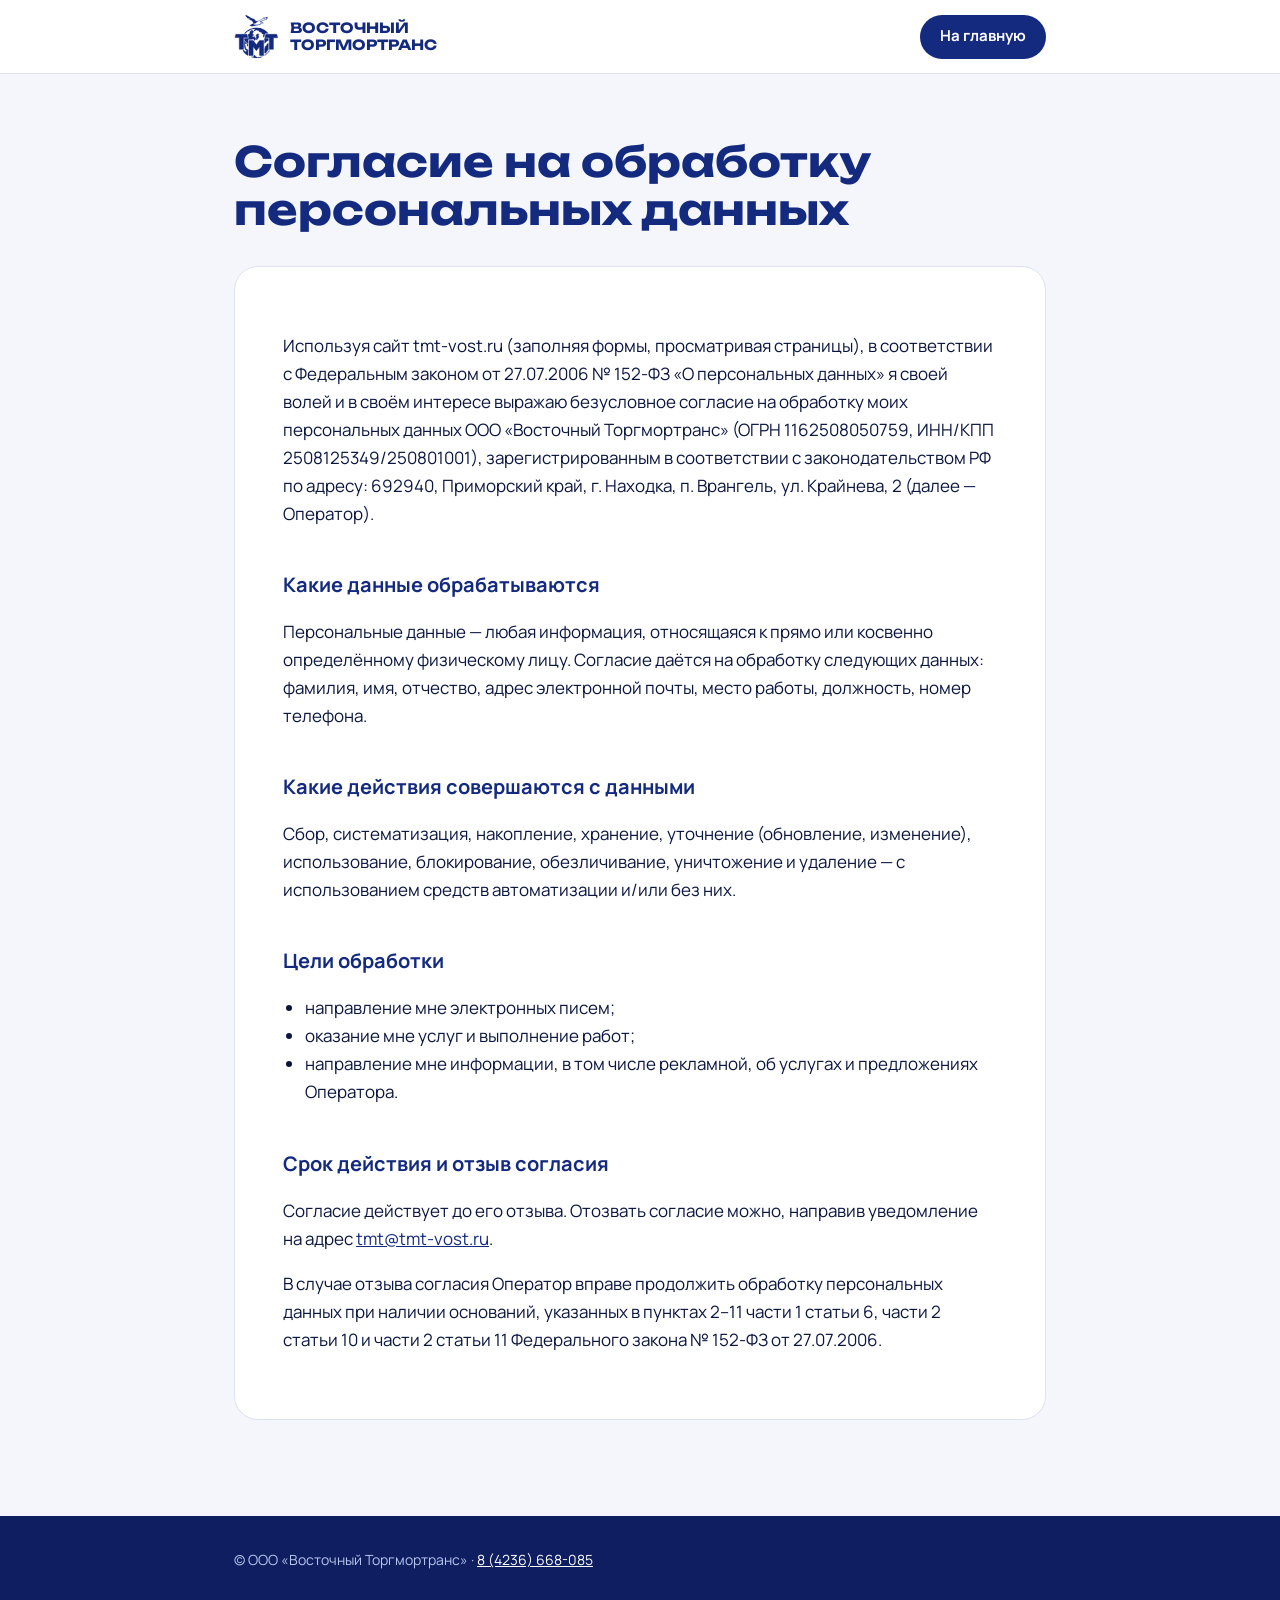
<file: privacy.html>
<!doctype html>
<html lang="ru">
<head>
<meta charset="utf-8">
<meta name="viewport" content="width=device-width, initial-scale=1">
<title>Политика конфиденциальности — Восточный Торгмортранс</title>
<meta name="robots" content="noindex">
<link rel="icon" href="assets/img/logo.svg" type="image/svg+xml">
<link rel="preconnect" href="https://fonts.googleapis.com">
<link rel="stylesheet" href="https://fonts.googleapis.com/css2?family=Unbounded:wght@700&amp;family=Manrope:wght@400;600;700&amp;display=swap">
<style>
  *,*::before,*::after{box-sizing:border-box}
  body{margin:0;background:#F4F6FB;color:#0B1640;font-family:'Manrope',system-ui,sans-serif;font-size:17px;line-height:1.65}
  a{color:#142A7F}a:hover{color:#2E56D6}
  header{background:#FFFFFF;border-bottom:1px solid #DCE2F2}
  .wrap{max-width:860px;margin:0 auto;padding:0 24px}
  header .wrap{display:flex;align-items:center;justify-content:space-between;gap:16px;padding-top:14px;padding-bottom:14px}
  .brand{display:flex;align-items:center;gap:12px;text-decoration:none;font-family:'Unbounded',sans-serif;font-weight:700;font-size:14px;text-transform:uppercase;line-height:1.15}
  .back{display:inline-flex;align-items:center;min-height:44px;padding:0 20px;border-radius:999px;background:#142A7F;color:#FFFFFF;font-weight:700;font-size:15px;text-decoration:none;white-space:nowrap}
  .back:hover{background:#2E56D6;color:#FFFFFF}
  main{padding:64px 0 96px}
  h1{margin:0 0 32px;font-family:'Unbounded',sans-serif;font-size:clamp(1.8rem,4vw,2.6rem);line-height:1.15;color:#142A7F}
  h2{margin:40px 0 12px;font-size:20px;color:#142A7F}
  .card{background:#FFFFFF;border:1px solid #DCE2F2;border-radius:24px;padding:clamp(24px,5vw,48px)}
  ul{padding-left:22px}
  footer{background:#0E1E60;color:#B9C6EE;font-size:14px;padding:32px 0}
</style>
</head>
<body>
<header>
  <div class="wrap">
    <a class="brand" href="index.html"><img src="assets/img/logo.svg" width="44" height="45" alt=""><span>Восточный<br>Торгмортранс</span></a>
    <a class="back" href="index.html">На главную</a>
  </div>
</header>
<main>
  <div class="wrap">
    <h1>Согласие на обработку персональных данных</h1>
    <div class="card">
      <p>Используя сайт tmt-vost.ru (заполняя формы, просматривая страницы), в соответствии с Федеральным законом от 27.07.2006 № 152-ФЗ «О персональных данных» я своей волей и в своём интересе выражаю безусловное согласие на обработку моих персональных данных ООО «Восточный Торгмортранс» (ОГРН 1162508050759, ИНН/КПП 2508125349/250801001), зарегистрированным в соответствии с законодательством РФ по адресу: 692940, Приморский край, г. Находка, п. Врангель, ул. Крайнева, 2 (далее — Оператор).</p>

      <h2>Какие данные обрабатываются</h2>
      <p>Персональные данные — любая информация, относящаяся к прямо или косвенно определённому физическому лицу. Согласие даётся на обработку следующих данных: фамилия, имя, отчество, адрес электронной почты, место работы, должность, номер телефона.</p>

      <h2>Какие действия совершаются с данными</h2>
      <p>Сбор, систематизация, накопление, хранение, уточнение (обновление, изменение), использование, блокирование, обезличивание, уничтожение и удаление — с использованием средств автоматизации и/или без них.</p>

      <h2>Цели обработки</h2>
      <ul>
        <li>направление мне электронных писем;</li>
        <li>оказание мне услуг и выполнение работ;</li>
        <li>направление мне информации, в том числе рекламной, об услугах и предложениях Оператора.</li>
      </ul>

      <h2>Срок действия и отзыв согласия</h2>
      <p>Согласие действует до его отзыва. Отозвать согласие можно, направив уведомление на адрес <a href="mailto:tmt@tmt-vost.ru">tmt@tmt-vost.ru</a>.</p>
      <p>В случае отзыва согласия Оператор вправе продолжить обработку персональных данных при наличии оснований, указанных в пунктах 2–11 части 1 статьи 6, части 2 статьи 10 и части 2 статьи 11 Федерального закона № 152-ФЗ от 27.07.2006.</p>
    </div>
  </div>
</main>
<footer>
  <div class="wrap">© ООО «Восточный Торгмортранс» · <a href="tel:84236668085" style="color:#FFFFFF">8 (4236) 668-085</a></div>
</footer>
</body>
</html>
</file>
